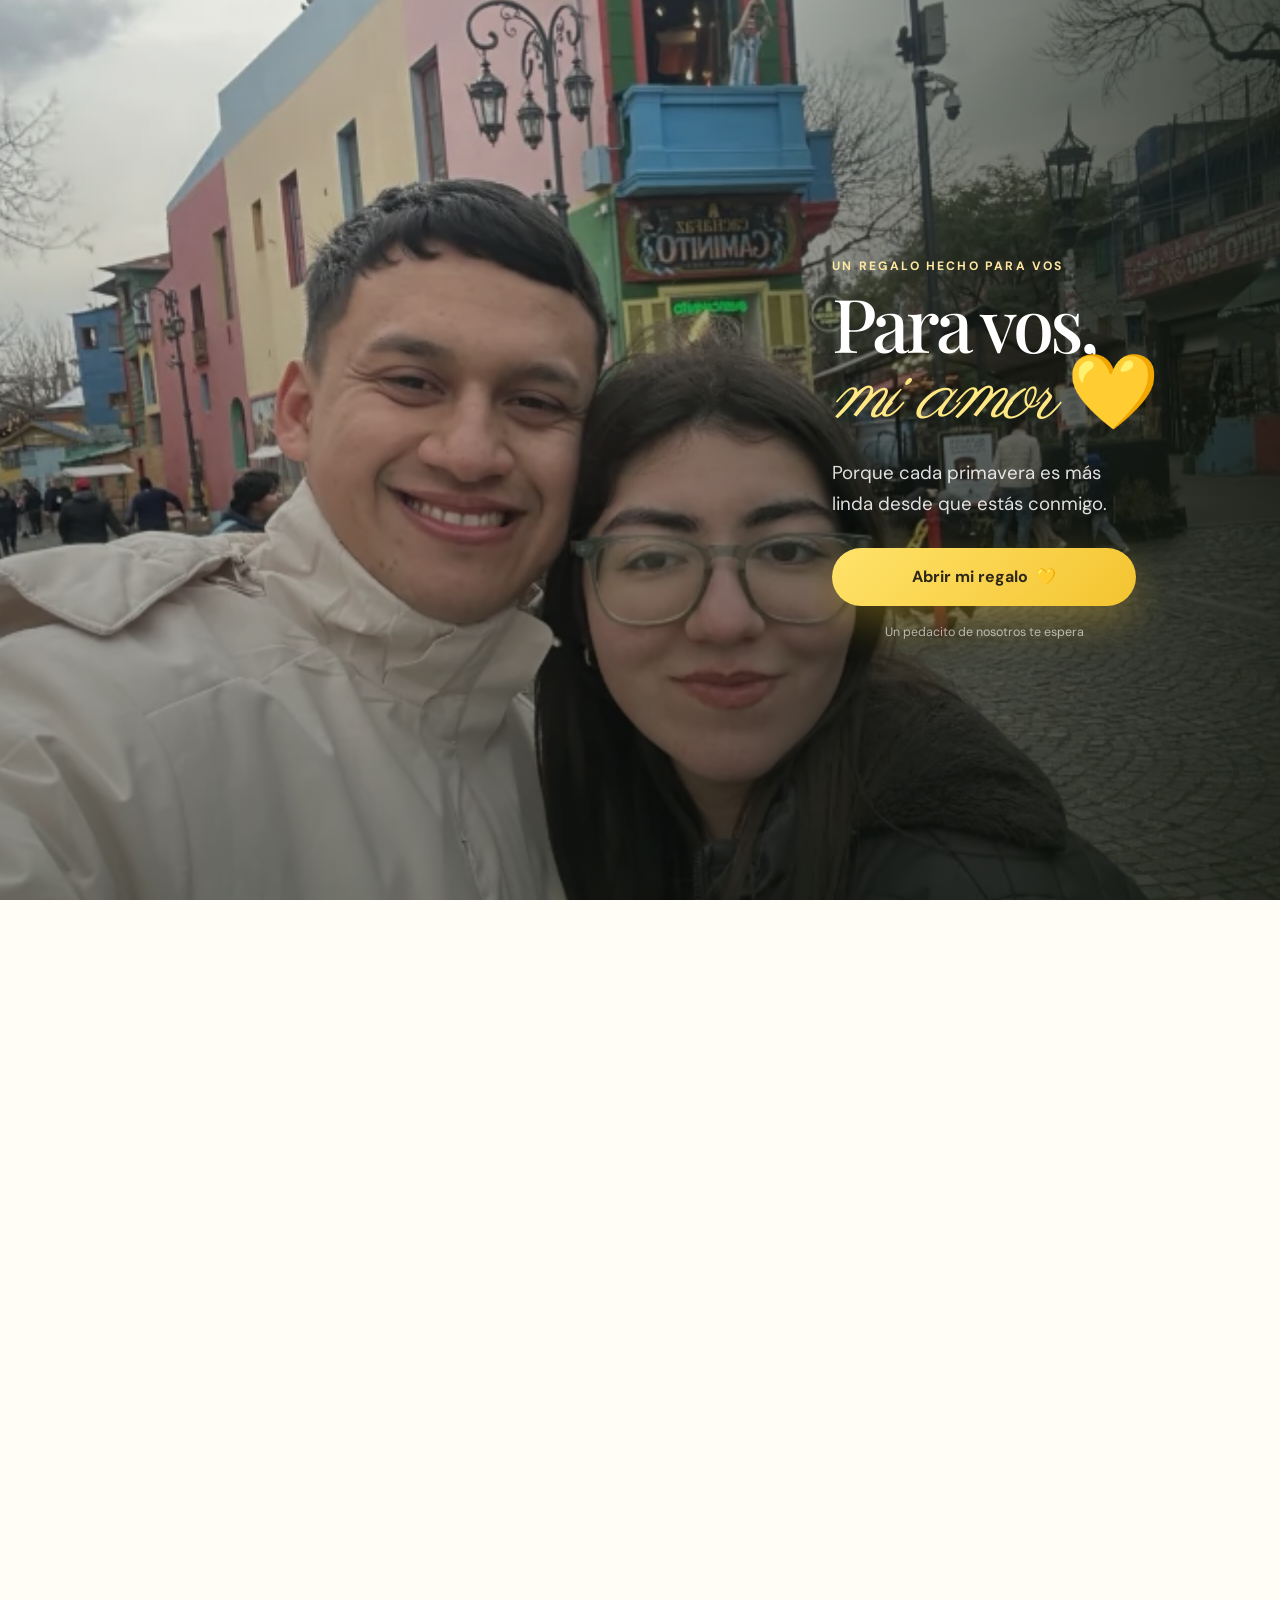
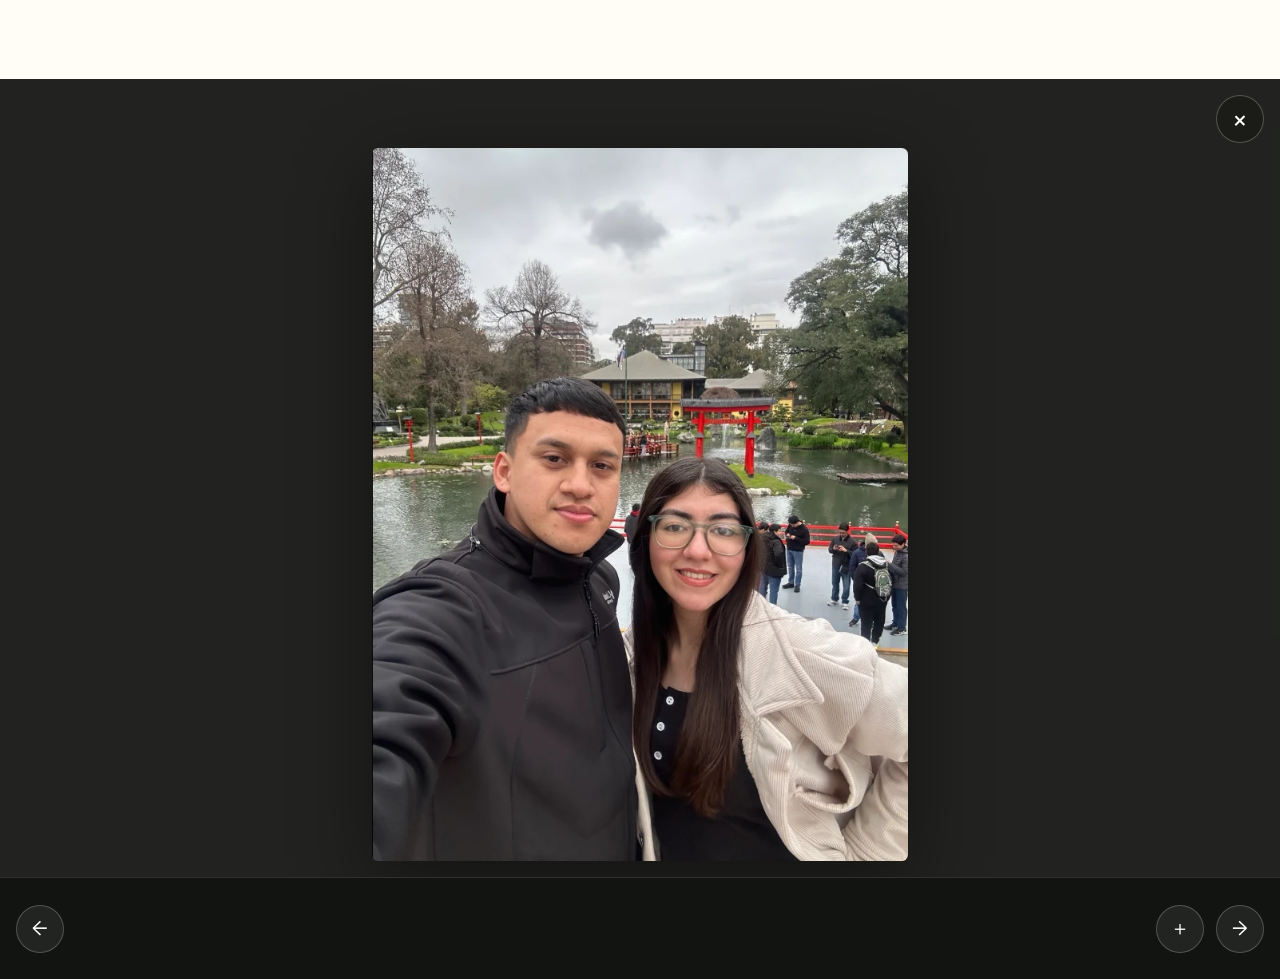
<file: index.html>
<!doctype html>
<html lang="es-AR">
<head>
  <meta charset="utf-8">
  <meta name="viewport" content="width=device-width, initial-scale=1, viewport-fit=cover">
  <meta name="theme-color" content="#f4c430">
  <meta name="description" content="Un pequeño rincón hecho con amor.">
  <meta property="og:type" content="website">
  <meta property="og:title" content="Nuestra Primavera 💛">
  <meta property="og:description" content="Un pequeño rincón hecho con amor.">
  <meta name="twitter:card" content="summary">
  <meta name="twitter:title" content="Nuestra Primavera 💛">
  <meta name="twitter:description" content="Un pequeño rincón hecho con amor.">
  <title>Nuestra Primavera 💛</title>
  <link rel="icon" type="image/svg+xml" href="./assets/img/favicon/girasol.svg">
  <link rel="preload" as="image" href="./assets/img/fotos/recuerdo-02.webp" type="image/webp">
  <link rel="preconnect" href="https://fonts.googleapis.com">
  <link rel="preconnect" href="https://fonts.gstatic.com" crossorigin>
  <link href="https://fonts.googleapis.com/css2?family=DM+Sans:wght@400;500;600;700&amp;family=Parisienne&amp;family=Playfair+Display:ital,wght@0,500;0,600;1,500&amp;display=swap" rel="stylesheet">
  <link rel="stylesheet" href="./css/styles.css?v=20260921f">
</head>
<body class="experience-locked">
  <a class="skip-link" href="#inicio">Saltar al contenido</a>

  <div class="gift-cover" id="giftCover" role="dialog" aria-modal="true" aria-labelledby="coverTitle">
    <img class="gift-cover__photo" src="./assets/img/fotos/recuerdo-02.webp" alt="Nosotros sonriendo juntos" width="660" height="889" fetchpriority="high">
    <div class="gift-cover__veil" aria-hidden="true"></div>
    <span class="cover-glow cover-glow--one" aria-hidden="true"></span>
    <span class="cover-glow cover-glow--two" aria-hidden="true"></span>

    <div class="gift-cover__content">
      <p class="eyebrow eyebrow--light">Un regalo hecho para vos</p>
      <h1 id="coverTitle">Para vos,<br><em>mi amor</em> <span aria-hidden="true">💛</span></h1>
      <p>Porque cada primavera es más linda desde que estás conmigo.</p>
      <button class="button button--sun" id="openGift" type="button">
        <span>Abrir mi regalo</span>
        <span aria-hidden="true">💛</span>
      </button>
      <span class="cover-hint" aria-hidden="true">Un pedacito de nosotros te espera</span>
    </div>
  </div>

  <noscript>
    <style>
      body { overflow: auto !important; }
      .gift-cover { display: none !important; }
      .experience-locked .site-shell { visibility: visible !important; }
      [data-reveal] { opacity: 1 !important; transform: none !important; }
    </style>
    <div class="noscript-note">Activá JavaScript para abrir este regalo y disfrutar todas sus sorpresas.</div>
  </noscript>

  <div class="site-shell" id="siteShell">
    <header class="site-header" id="siteHeader">
      <a class="brand" href="#inicio" aria-label="Volver al inicio">
        <span class="brand__flower" aria-hidden="true">✺</span>
        <span>Nuestra primavera</span>
      </a>
      <nav class="site-nav" aria-label="Navegación principal">
        <a href="#inicio">Inicio</a>
        <a href="#momentos">Momentos</a>
        <a href="#carta">Carta</a>
        <a href="#musica">Música</a>
      </nav>
      <a class="music-status" id="musicShortcut" href="#musica" aria-label="Ir a nuestra canción">
        <span class="music-status__icon" aria-hidden="true">♫</span>
        <span id="headerMusicState">Nuestra canción</span>
      </a>
    </header>

    <main>
      <section class="hero section" id="inicio" aria-labelledby="heroTitle">
        <div class="hero__copy" data-reveal>
          <p class="eyebrow">21 de septiembre · para siempre</p>
          <h2 id="heroTitle">Nuestra<br><em>Primavera</em></h2>
          <p class="hero__lead">De todas las estaciones,<br>mi favorita siempre va a ser la que comparto con vos.</p>
          <a class="text-link" href="#momentos">Recorrer nuestros momentos <span aria-hidden="true">↓</span></a>
        </div>

        <div class="hero__visual" data-reveal data-parallax="0.045">
          <span class="hero__stamp" aria-hidden="true">vos + yo<br>siempre</span>
          <figure class="hero__frame">
            <img src="./assets/img/fotos/recuerdo-01.webp" alt="Nosotros compartiendo uno de nuestros paseos" width="671" height="893" fetchpriority="high">
          </figure>
          <span class="hero__note">mi lugar favorito ♡</span>
          <span class="hero__spark hero__spark--one" aria-hidden="true">✦</span>
          <span class="hero__spark hero__spark--two" aria-hidden="true">✦</span>
        </div>
      </section>

      <section class="yellow-flowers section" aria-labelledby="flowersTitle">
        <div class="flower-orbit" aria-hidden="true">
          <span>✦</span><span>✺</span><span>✦</span>
        </div>
        <div class="yellow-flowers__inner" data-reveal>
          <p class="eyebrow">Flores amarillas</p>
          <h2 id="flowersTitle">Dicen que regalar flores amarillas significa querer compartir la vida con alguien...</h2>
          <p>Yo simplemente quiero seguir compartiéndola con vos. <span aria-hidden="true">💛</span></p>
        </div>
      </section>

      <section class="moments section" id="momentos" aria-labelledby="momentsTitle">
        <div class="section-heading" data-reveal>
          <p class="eyebrow">Nuestro pequeño álbum</p>
          <h2 id="momentsTitle">Nuestros momentos <em>♡</em></h2>
          <p>Un pedacito de todas las historias que todavía nos quedan por vivir.</p>
        </div>

        <div class="memory-grid" aria-label="Galería de nuestros recuerdos">
          <button class="memory-card memory-card--wide" style="--tilt:-1.3deg" type="button" data-gallery-index="0" data-reveal>
            <img src="./assets/img/fotos/recuerdo-01-thumb.webp" alt="Nosotros juntos junto al agua" width="671" height="893" loading="lazy">
            <span class="memory-card__caption">Contigo todo es más bonito ♡</span>
          </button>
          <button class="memory-card" style="--tilt:1.8deg" type="button" data-gallery-index="1" data-reveal>
            <img src="./assets/img/fotos/recuerdo-02-thumb.webp" alt="Una selfie de nosotros sonriendo" width="660" height="889" loading="lazy">
            <span class="memory-card__caption">Qué suerte la mía ♡</span>
          </button>
          <button class="memory-card memory-card--tall" style="--tilt:-2deg" type="button" data-gallery-index="2" data-reveal>
            <img src="./assets/img/fotos/recuerdo-03-thumb.webp" alt="Nosotros durante un paseo por la ciudad" width="669" height="898" loading="lazy">
            <span class="memory-card__caption">Donde sea, pero con vos ♡</span>
          </button>
          <button class="memory-card" style="--tilt:1.2deg" type="button" data-gallery-index="3" data-reveal>
            <img src="./assets/img/fotos/recuerdo-04-thumb.webp" alt="Un momento espontáneo y divertido juntos" width="664" height="889" loading="lazy">
            <span class="memory-card__caption">Mi persona favorita ♡</span>
          </button>
          <button class="memory-card memory-card--offset" style="--tilt:-1.5deg" type="button" data-gallery-index="4" data-reveal>
            <img src="./assets/img/fotos/recuerdo-05-thumb.webp" alt="Un momento tierno compartido" width="672" height="882" loading="lazy">
            <span class="memory-card__caption">Gracias por estar ♡</span>
          </button>
          <button class="memory-card memory-card--wide" style="--tilt:1.4deg" type="button" data-gallery-index="5" data-reveal>
            <img src="./assets/img/fotos/recuerdo-06-thumb.webp" alt="Nosotros disfrutando una salida especial" width="661" height="884" loading="lazy">
            <span class="memory-card__caption">Uno de mis recuerdos favoritos ♡</span>
          </button>
          <button class="memory-card" style="--tilt:-1.8deg" type="button" data-gallery-index="6" data-reveal>
            <img src="./assets/img/fotos/recuerdo-07-thumb.webp" alt="Nosotros sonriendo durante una aventura" width="648" height="854" loading="lazy">
            <span class="memory-card__caption">Coleccionando momentos juntos ♡</span>
          </button>
          <button class="memory-card memory-card--tall" style="--tilt:1.5deg" type="button" data-gallery-index="7" data-reveal>
            <img src="./assets/img/fotos/recuerdo-08-thumb.webp" alt="Nosotros en una noche llena de color" width="669" height="760" loading="lazy">
            <span class="memory-card__caption">Vos hacés bonito cualquier lugar ♡</span>
          </button>
          <button class="memory-card memory-card--wide" style="--tilt:-1deg" type="button" data-gallery-index="8" data-reveal>
            <img src="./assets/img/fotos/recuerdo-09-thumb.webp" alt="Nosotros juntos al atardecer" width="664" height="850" loading="lazy">
            <span class="memory-card__caption">Siempre vos ♡</span>
          </button>
        </div>
      </section>

      <section class="quiet-message section" aria-labelledby="quietTitle">
        <div class="quiet-message__mark" aria-hidden="true">♡</div>
        <div class="quiet-message__copy" data-reveal>
          <p id="quietTitle">Todo este tiempo juntos...</p>
          <h2>y todavía me seguís haciendo sonreír como el primer día.</h2>
          <p>Y lo mejor todavía está por venir ♡</p>
        </div>
        <div class="relationship" id="relationshipCounter" data-reveal aria-live="polite">
          <p class="relationship__intro">Nuestro tiempo se mide mejor en sonrisas, abrazos y aventuras.</p>
          <div class="relationship__grid" id="counterGrid" hidden></div>
        </div>
      </section>

      <section class="letter-section section" id="carta" aria-labelledby="letterTitle">
        <div class="letter-section__copy" data-reveal>
          <p class="eyebrow">Hay palabras que guardé para vos</p>
          <h2 id="letterTitle">Tengo algo que decirte...</h2>
          <p>Una carta para leer sin apuro, como se leen las cosas que importan.</p>
        </div>
        <button class="envelope" id="openLetter" type="button" aria-label="Abrir carta romántica" data-reveal>
          <span class="envelope__paper" aria-hidden="true"><span>Para mi amor</span></span>
          <span class="envelope__body" aria-hidden="true"></span>
          <span class="envelope__flap" aria-hidden="true"></span>
          <span class="envelope__seal" aria-hidden="true">♡</span>
          <span class="envelope__label">Abrir carta <span aria-hidden="true">💌</span></span>
        </button>
      </section>

      <section class="music-section section" id="musica" aria-labelledby="musicTitle">
        <div class="section-heading section-heading--light" data-reveal>
          <p class="eyebrow eyebrow--light">Dale play a este momento</p>
          <h2 id="musicTitle">Nuestra canción <em>♡</em></h2>
          <p>Hay canciones que se escuchan...<br>y otras que se sienten.</p>
        </div>

        <div class="music-player" id="musicPlayer" data-reveal>
          <div class="music-player__visual">
            <div class="video-frame" aria-label="Video de nuestra canción">
              <div id="youtubePlayer"></div>
            </div>
            <div class="sound-waves" id="soundWaves" aria-hidden="true">
              <span></span><span></span><span></span><span></span><span></span>
            </div>
          </div>

          <div class="music-player__content">
            <p class="music-player__overline" id="musicState" aria-live="polite">Preparando nuestra canción...</p>
            <h3>Nuestra canción ♡</h3>
            <p>Porque hay canciones que también dicen lo que siento.</p>

            <div class="music-player__timeline">
              <label class="sr-only" for="musicProgress">Progreso de la canción</label>
              <input id="musicProgress" type="range" min="0" max="100" value="0" step="0.1" disabled>
              <div class="music-player__times"><span id="currentTime">0:00</span><span id="duration">0:00</span></div>
            </div>

            <div class="music-player__controls">
              <button class="player-button player-button--main" id="toggleMusic" type="button" aria-label="Reproducir canción" disabled>
                <span id="playIcon" aria-hidden="true">▶</span>
              </button>
              <div class="volume-control">
                <label for="musicVolume">Volumen</label>
                <input id="musicVolume" type="range" min="0" max="100" value="70" disabled>
              </div>
              <a class="youtube-link" href="https://youtu.be/S7gMzYqXIZc?si=PI3nOW3YDq8hktHP" target="_blank" rel="noopener noreferrer">Abrir en YouTube <span aria-hidden="true">↗</span></a>
            </div>

            <div class="music-fallback" id="musicFallback" hidden>
              <p>Nuestra canción está esperando por vos ♡</p>
              <button class="button button--sun button--small" id="retryMusic" type="button">Escuchar ahora 💛</button>
            </div>
          </div>
        </div>
      </section>

      <section class="finale section" id="final" aria-labelledby="finalTitle">
        <img class="finale__photo" src="./assets/img/fotos/recuerdo-09.webp" alt="Nosotros juntos en un atardecer especial" width="664" height="850" loading="lazy">
        <div class="finale__overlay" aria-hidden="true"></div>
        <div class="finale__content" data-reveal>
          <p class="eyebrow eyebrow--light">Cada capítulo con vos es mi favorito</p>
          <h2 id="finalTitle">Feliz Primavera,<br><em>mi amor</em> <span aria-hidden="true">💛</span></h2>
          <p>Gracias por hacer más bonita mi vida.</p>
          <p class="finale__wish">Por muchas primaveras más juntos ♡</p>
          <button class="button button--glass" id="openSurprise" type="button">Una última cosita... ♡</button>
        </div>
      </section>
    </main>

    <footer class="site-footer">
      <span aria-hidden="true">✺</span>
      <p>Hecho con todo mi amor, para vos.</p>
      <a href="#inicio">Volver al comienzo ↑</a>
    </footer>
  </div>

  <dialog class="lightbox" id="lightbox" aria-labelledby="lightboxCaption">
    <button class="modal-close" id="closeLightbox" type="button" aria-label="Cerrar galería">×</button>
    <div class="lightbox__stage" id="lightboxStage">
      <img id="lightboxImage" src="./assets/img/fotos/recuerdo-01.webp" alt="Nosotros juntos junto al agua">
    </div>
    <div class="lightbox__footer">
      <button class="lightbox__nav" id="previousPhoto" type="button" aria-label="Foto anterior">←</button>
      <div>
        <p id="lightboxCaption"></p>
        <span id="lightboxCount" aria-live="polite"></span>
      </div>
      <button class="lightbox__zoom" id="zoomPhoto" type="button" aria-label="Ampliar foto" aria-pressed="false">＋</button>
      <button class="lightbox__nav" id="nextPhoto" type="button" aria-label="Foto siguiente">→</button>
    </div>
  </dialog>

  <dialog class="letter-modal" id="letterModal" aria-labelledby="letterModalTitle">
    <button class="modal-close modal-close--ink" id="closeLetter" type="button" aria-label="Cerrar carta">×</button>
    <article class="letter-paper">
      <span class="letter-paper__flower" aria-hidden="true">✺</span>
      <h2 id="letterModalTitle">Mi amor,</h2>
      <p>Gracias por ser mi primavera, por llenar mis días de alegría, por hacer que todo sea más bonito y por estar siempre, en cada aventura, en cada locura y en cada momento importante.</p>
      <p>Quiero seguir construyendo mil primaveras más a tu lado, explorando el mundo, cumpliendo sueños y eligiéndote siempre.</p>
      <p>Sos mi lugar seguro, mi persona favorita y la razón de tantas sonrisas.</p>
      <p>Feliz Primavera, mi amor 💛</p>
      <p class="letter-paper__signature">Te elijo hoy, mañana y siempre.</p>
    </article>
  </dialog>

  <dialog class="surprise-modal" id="surpriseModal" aria-labelledby="surpriseTitle">
    <button class="modal-close" id="closeSurprise" type="button" aria-label="Cerrar sorpresa">×</button>
    <div class="surprise-modal__content">
      <span class="surprise-modal__mark" aria-hidden="true">♡</span>
      <p id="surpriseTitle">Entre millones de personas,<br>qué suerte la mía de haberte encontrado a vos.</p>
      <strong>Te amo <span aria-hidden="true">💛</span></strong>
      <button class="button button--sun" id="backToMemories" type="button">Volver a nuestros recuerdos</button>
    </div>
  </dialog>

  <div class="petal-layer" id="petalLayer" aria-hidden="true"></div>

  <script src="https://www.youtube.com/iframe_api" async></script>
  <script src="./js/app.js?v=20260921b" defer></script>
</body>
</html>
</file>
<file: css/styles.css>
:root {
  --sunflower: #f4c430;
  --sunflower-deep: #d99b08;
  --sunflower-soft: #ffe9a0;
  --cream: #fff8df;
  --warm-white: #fffdf6;
  --paper: #f8f0d9;
  --soft-green: #78845b;
  --deep-green: #29351f;
  --gold: #b9851b;
  --text-primary: #29261f;
  --text-secondary: #6c6659;
  --wine: #673c35;
  --shadow-sm: 0 10px 30px rgba(77, 60, 23, 0.1);
  --shadow-lg: 0 30px 90px rgba(52, 39, 10, 0.2);
  --radius-sm: 14px;
  --radius-md: 24px;
  --radius-lg: 38px;
  --font-display: "Playfair Display", Georgia, serif;
  --font-script: "Parisienne", "Segoe Script", cursive;
  --font-body: "DM Sans", Inter, system-ui, -apple-system, BlinkMacSystemFont, "Segoe UI", sans-serif;
  --content-width: 1180px;
  --safe-top: env(safe-area-inset-top, 0px);
  --safe-right: env(safe-area-inset-right, 0px);
  --safe-bottom: env(safe-area-inset-bottom, 0px);
  --safe-left: env(safe-area-inset-left, 0px);
}

*,
*::before,
*::after {
  box-sizing: border-box;
}

html {
  scroll-behavior: smooth;
  scroll-padding-top: 6rem;
}

body {
  margin: 0;
  min-width: 320px;
  min-height: 100svh;
  min-height: 100dvh;
  overflow-x: hidden;
  overflow-x: clip;
  color: var(--text-primary);
  background: var(--warm-white);
  font-family: var(--font-body);
  font-size: 1rem;
  line-height: 1.65;
  text-rendering: optimizeLegibility;
  text-size-adjust: 100%;
  -webkit-text-size-adjust: 100%;
  -webkit-font-smoothing: antialiased;
}

body.experience-locked,
body.modal-open {
  overflow: hidden;
}

button,
input,
a {
  font: inherit;
}

button,
a {
  touch-action: manipulation;
  -webkit-tap-highlight-color: transparent;
}

button {
  color: inherit;
}

img {
  display: block;
  max-width: 100%;
  height: auto;
}

a {
  color: inherit;
}

:focus-visible {
  outline: 3px solid var(--sunflower-deep);
  outline-offset: 4px;
}

::selection {
  color: var(--deep-green);
  background: var(--sunflower-soft);
}

.sr-only {
  position: absolute;
  width: 1px;
  height: 1px;
  padding: 0;
  margin: -1px;
  overflow: hidden;
  clip: rect(0, 0, 0, 0);
  white-space: nowrap;
  border: 0;
}

.skip-link {
  position: fixed;
  top: 0.75rem;
  left: 0.75rem;
  z-index: 300;
  padding: 0.75rem 1rem;
  border-radius: 999px;
  background: var(--deep-green);
  color: white;
  transform: translateY(-160%);
  transition: transform 180ms ease;
}

.skip-link:focus {
  transform: translateY(0);
}

.noscript-note {
  position: fixed;
  inset: auto 1rem 1rem;
  z-index: 400;
  padding: 1rem;
  border-radius: var(--radius-sm);
  background: var(--warm-white);
  box-shadow: var(--shadow-lg);
  text-align: center;
}

.site-shell {
  min-height: 100vh;
}

.experience-locked .site-shell {
  visibility: hidden;
}

.section {
  position: relative;
  padding: clamp(5rem, 11vw, 9rem) max(1.25rem, calc((100vw - var(--content-width)) / 2));
}

.eyebrow {
  margin: 0 0 1rem;
  color: var(--gold);
  font-size: 0.76rem;
  font-weight: 700;
  letter-spacing: 0.18em;
  line-height: 1.4;
  text-transform: uppercase;
}

.eyebrow--light {
  color: #ffe8a0;
}

.button {
  display: inline-flex;
  align-items: center;
  justify-content: center;
  min-height: 3.6rem;
  padding: 0.9rem 1.5rem;
  border: 0;
  border-radius: 999px;
  cursor: pointer;
  font-weight: 700;
  line-height: 1.2;
  text-decoration: none;
  transition: transform 180ms ease, box-shadow 180ms ease, background-color 180ms ease;
}

.button:hover {
  transform: translateY(-2px);
}

.button:active {
  transform: translateY(1px) scale(0.985);
}

.button--sun {
  gap: 0.5rem;
  color: #2d2719;
  background: linear-gradient(135deg, #ffe36a, var(--sunflower));
  box-shadow: 0 16px 40px rgba(244, 196, 48, 0.3);
}

.button--sun:hover {
  box-shadow: 0 20px 48px rgba(244, 196, 48, 0.42);
}

.button--small {
  min-height: 3rem;
  padding: 0.72rem 1.15rem;
  font-size: 0.9rem;
}

.button--glass {
  margin-top: 1.25rem;
  border: 1px solid rgba(255, 255, 255, 0.45);
  color: white;
  background: rgba(255, 255, 255, 0.13);
  box-shadow: inset 0 1px 0 rgba(255, 255, 255, 0.3);
  backdrop-filter: blur(14px);
}

.gift-cover {
  position: fixed;
  inset: 0;
  z-index: 200;
  display: grid;
  place-items: end center;
  min-height: 100vh;
  min-height: 100svh;
  height: 100dvh;
  overflow: hidden;
  color: white;
  background: var(--deep-green);
  transition: opacity 760ms ease, visibility 760ms ease;
}

.gift-cover__photo {
  position: absolute;
  inset: 0;
  width: 100%;
  height: 100%;
  object-fit: cover;
  object-position: 52% 42%;
  filter: saturate(0.88) contrast(1.02);
  transform: scale(1.03);
  animation: cover-breathe 9s ease-in-out infinite alternate;
}

.gift-cover__veil {
  position: absolute;
  inset: 0;
  background:
    linear-gradient(180deg, rgba(14, 22, 10, 0.12) 0%, rgba(23, 27, 15, 0.08) 36%, rgba(16, 20, 11, 0.85) 100%),
    linear-gradient(90deg, rgba(27, 34, 20, 0.26), transparent 65%);
}

.cover-glow {
  position: absolute;
  width: 22rem;
  aspect-ratio: 1;
  border-radius: 50%;
  background: rgba(255, 210, 59, 0.18);
  filter: blur(70px);
}

.cover-glow--one {
  top: -11rem;
  right: -10rem;
}

.cover-glow--two {
  bottom: 5rem;
  left: -14rem;
}

.gift-cover__content {
  position: relative;
  z-index: 2;
  width: min(100%, 42rem);
  padding: max(2rem, var(--safe-top)) max(1.25rem, var(--safe-right)) max(2rem, var(--safe-bottom)) max(1.25rem, var(--safe-left));
  text-align: center;
}

.gift-cover__content h1 {
  margin: 0;
  font-family: var(--font-display);
  font-size: clamp(3rem, 14vw, 6.8rem);
  font-weight: 500;
  letter-spacing: -0.05em;
  line-height: 0.86;
  text-wrap: balance;
}

.gift-cover__content h1 em {
  color: #ffe783;
  font-family: var(--font-script);
  font-size: 1.15em;
  font-weight: 400;
}

.gift-cover__content > p:not(.eyebrow) {
  max-width: 32rem;
  margin: 1.5rem auto 1.75rem;
  color: rgba(255, 255, 255, 0.86);
  font-size: clamp(1rem, 3.2vw, 1.17rem);
  text-wrap: balance;
}

.gift-cover .button {
  width: min(100%, 19rem);
  animation: invitation-pulse 2.8s ease-in-out infinite;
}

.cover-hint {
  display: block;
  margin-top: 1rem;
  color: rgba(255, 255, 255, 0.62);
  font-size: 0.78rem;
}

.gift-opened .gift-cover {
  opacity: 0;
  visibility: hidden;
  pointer-events: none;
}

.gift-opened .gift-cover__photo {
  transform: scale(1.09);
  transition: transform 900ms ease;
}

.site-header {
  position: fixed;
  top: max(0.7rem, var(--safe-top));
  left: 50%;
  z-index: 100;
  display: flex;
  align-items: center;
  justify-content: space-between;
  width: min(calc(100% - max(1rem, var(--safe-left)) - max(1rem, var(--safe-right))), var(--content-width));
  min-height: 3.8rem;
  padding: 0.45rem 0.65rem 0.45rem 1rem;
  border: 1px solid transparent;
  border-radius: 999px;
  transform: translateX(-50%);
  transition: background-color 220ms ease, box-shadow 220ms ease, border-color 220ms ease;
}

.site-header.is-scrolled {
  border-color: rgba(129, 101, 27, 0.12);
  background: rgba(255, 251, 235, 0.83);
  box-shadow: 0 10px 35px rgba(67, 52, 19, 0.11);
  backdrop-filter: blur(18px) saturate(1.25);
}

.brand,
.music-status,
.site-nav a {
  justify-content: center;
  min-width: 2.75rem;
  min-height: 2.75rem;
  text-decoration: none;
}

.brand {
  display: inline-flex;
  align-items: center;
  gap: 0.55rem;
  color: var(--deep-green);
  font-family: var(--font-display);
  font-size: 0.95rem;
  font-weight: 600;
}

.brand__flower {
  display: grid;
  place-items: center;
  width: 2rem;
  height: 2rem;
  border-radius: 50%;
  color: #614817;
  background: var(--sunflower);
}

.site-nav {
  display: flex;
  align-items: center;
  gap: clamp(0.8rem, 2.4vw, 2.15rem);
}

.site-nav a {
  position: relative;
  display: inline-flex;
  align-items: center;
  color: #4e4a40;
  font-size: 0.86rem;
  font-weight: 600;
}

.site-nav a::after {
  position: absolute;
  right: 0;
  bottom: -0.3rem;
  left: 0;
  height: 2px;
  border-radius: 2px;
  background: var(--sunflower-deep);
  content: "";
  transform: scaleX(0);
  transition: transform 180ms ease;
}

.site-nav a:hover::after,
.site-nav a[aria-current="true"]::after {
  transform: scaleX(1);
}

.music-status {
  display: inline-flex;
  align-items: center;
  gap: 0.5rem;
  padding: 0.55rem 0.8rem;
  border-radius: 999px;
  color: var(--deep-green);
  background: rgba(244, 196, 48, 0.2);
  font-size: 0.78rem;
  font-weight: 700;
}

.music-status__icon {
  display: grid;
  place-items: center;
  width: 1.6rem;
  height: 1.6rem;
  border-radius: 50%;
  color: white;
  background: var(--deep-green);
}

.is-music-playing .music-status__icon {
  animation: music-pulse 1.4s ease-in-out infinite;
}

.hero {
  display: grid;
  grid-template-columns: minmax(0, 0.92fr) minmax(20rem, 0.78fr);
  align-items: center;
  gap: clamp(3rem, 9vw, 8rem);
  min-height: 100vh;
  min-height: 100svh;
  padding-top: 8.5rem;
  overflow: hidden;
  background:
    radial-gradient(circle at 10% 85%, rgba(244, 196, 48, 0.2), transparent 25rem),
    linear-gradient(135deg, #fffdf6 0%, #fff8df 55%, #f7efcf 100%);
}

.hero::before {
  position: absolute;
  top: 9rem;
  left: -4rem;
  width: 13rem;
  height: 22rem;
  border: 1px solid rgba(185, 133, 27, 0.18);
  border-radius: 50%;
  content: "";
  transform: rotate(28deg);
}

.hero__copy {
  position: relative;
  z-index: 2;
  max-width: 42rem;
}

.hero__copy h2,
.section-heading h2,
.finale h2 {
  margin: 0;
  font-family: var(--font-display);
  font-size: clamp(3.25rem, 8.8vw, 7.2rem);
  font-weight: 500;
  letter-spacing: -0.055em;
  line-height: 0.86;
}

.hero__copy h2 em,
.section-heading h2 em,
.finale h2 em {
  color: var(--gold);
  font-family: var(--font-script);
  font-weight: 400;
}

.hero__lead {
  max-width: 35rem;
  margin: 2rem 0 1.6rem;
  color: var(--text-secondary);
  font-family: var(--font-display);
  font-size: clamp(1.15rem, 2.1vw, 1.6rem);
  line-height: 1.55;
}

.text-link {
  display: inline-flex;
  align-items: center;
  gap: 0.6rem;
  min-height: 2.75rem;
  color: var(--deep-green);
  font-size: 0.9rem;
  font-weight: 700;
  text-underline-offset: 0.35rem;
  text-decoration-color: rgba(41, 53, 31, 0.3);
}

.hero__visual {
  position: relative;
  width: min(100%, 30rem);
  justify-self: center;
}

.hero__frame {
  position: relative;
  margin: 0;
  padding: clamp(0.55rem, 1vw, 0.85rem);
  border-radius: 48% 48% 1.5rem 1.5rem;
  background: white;
  box-shadow: var(--shadow-lg);
  transform: rotate(2.5deg);
}

.hero__frame::before {
  position: absolute;
  inset: 1.4rem -1.5rem -1.5rem 1.4rem;
  z-index: -1;
  border: 1px solid rgba(111, 126, 78, 0.38);
  border-radius: inherit;
  content: "";
}

.hero__frame img {
  width: 100%;
  aspect-ratio: 4 / 5.35;
  border-radius: 48% 48% 1rem 1rem;
  object-fit: cover;
  object-position: center 45%;
}

.hero__note {
  position: absolute;
  right: -1.4rem;
  bottom: 2.3rem;
  padding: 0.75rem 1rem;
  color: var(--deep-green);
  background: #fff7d2;
  box-shadow: var(--shadow-sm);
  font-family: var(--font-script);
  font-size: clamp(1.2rem, 3vw, 1.65rem);
  transform: rotate(-4deg);
}

.hero__stamp {
  position: absolute;
  top: 6%;
  left: -3.1rem;
  z-index: 3;
  display: grid;
  place-items: center;
  width: 5.8rem;
  aspect-ratio: 1;
  border: 1px solid rgba(41, 53, 31, 0.44);
  border-radius: 50%;
  color: var(--deep-green);
  font-size: 0.66rem;
  font-weight: 700;
  letter-spacing: 0.14em;
  line-height: 1.4;
  text-align: center;
  text-transform: uppercase;
  transform: rotate(-12deg);
}

.hero__spark {
  position: absolute;
  color: var(--sunflower-deep);
}

.hero__spark--one {
  top: -1rem;
  right: -1rem;
  font-size: 2rem;
}

.hero__spark--two {
  bottom: -1.5rem;
  left: 1rem;
  font-size: 1.2rem;
}

.yellow-flowers {
  display: grid;
  min-height: 34rem;
  place-items: center;
  overflow: hidden;
  color: #2f2a19;
  background:
    radial-gradient(circle at 15% 15%, rgba(255, 255, 255, 0.55), transparent 25%),
    radial-gradient(circle at 85% 80%, rgba(184, 125, 0, 0.16), transparent 28%),
    var(--sunflower);
  text-align: center;
}

.yellow-flowers::before,
.yellow-flowers::after {
  position: absolute;
  width: 19rem;
  aspect-ratio: 1;
  border: 1px solid rgba(64, 55, 20, 0.2);
  border-radius: 50%;
  content: "";
}

.yellow-flowers::before {
  top: -9rem;
  left: -7rem;
}

.yellow-flowers::after {
  right: -6rem;
  bottom: -10rem;
}

.yellow-flowers__inner {
  position: relative;
  z-index: 1;
  width: min(100%, 56rem);
}

.yellow-flowers .eyebrow {
  color: #5a4614;
}

.yellow-flowers h2 {
  margin: 0;
  font-family: var(--font-display);
  font-size: clamp(2.25rem, 5.4vw, 4.7rem);
  font-weight: 500;
  letter-spacing: -0.035em;
  line-height: 1.06;
  text-wrap: balance;
}

.yellow-flowers__inner > p:last-child {
  margin: 2rem 0 0;
  font-family: var(--font-script);
  font-size: clamp(1.75rem, 4vw, 2.7rem);
}

.flower-orbit {
  position: absolute;
  inset: 1.5rem;
  pointer-events: none;
}

.flower-orbit span {
  position: absolute;
  color: rgba(67, 55, 13, 0.38);
}

.flower-orbit span:nth-child(1) { top: 12%; left: 12%; font-size: 2rem; }
.flower-orbit span:nth-child(2) { top: 16%; right: 12%; font-size: 4rem; }
.flower-orbit span:nth-child(3) { right: 18%; bottom: 15%; font-size: 1.5rem; }

.moments {
  overflow: hidden;
  background:
    linear-gradient(rgba(150, 119, 48, 0.035) 1px, transparent 1px),
    linear-gradient(90deg, rgba(150, 119, 48, 0.035) 1px, transparent 1px),
    #fffaf0;
  background-size: 28px 28px;
}

.section-heading {
  width: min(100%, 45rem);
  margin: 0 auto clamp(3rem, 7vw, 6rem);
  text-align: center;
}

.section-heading h2 {
  font-size: clamp(3rem, 7vw, 6rem);
}

.section-heading > p:last-child {
  max-width: 38rem;
  margin: 1.4rem auto 0;
  color: var(--text-secondary);
  font-size: clamp(1rem, 1.8vw, 1.2rem);
}

.memory-grid {
  display: grid;
  grid-template-columns: repeat(12, 1fr);
  align-items: start;
  gap: clamp(1.5rem, 3vw, 2.8rem);
  max-width: var(--content-width);
  margin: 0 auto;
}

.memory-card {
  position: relative;
  grid-column: span 4;
  padding: 0.72rem 0.72rem 1.2rem;
  border: 0;
  border-radius: 0.25rem;
  cursor: zoom-in;
  background: #fffef9;
  box-shadow: 0 18px 45px rgba(76, 57, 17, 0.14);
  text-align: left;
  transform: rotate(var(--tilt));
  transition: transform 220ms ease, box-shadow 220ms ease;
}

.memory-card::before {
  position: absolute;
  top: -0.55rem;
  left: 50%;
  z-index: 2;
  width: 4.5rem;
  height: 1.2rem;
  background: rgba(236, 210, 133, 0.62);
  box-shadow: inset 0 0 0 1px rgba(144, 106, 37, 0.08);
  content: "";
  transform: translateX(-50%) rotate(-2deg);
}

.memory-card:hover {
  z-index: 4;
  box-shadow: 0 26px 58px rgba(76, 57, 17, 0.2);
  transform: rotate(0deg) translateY(-8px);
}

.memory-card:active {
  transform: rotate(0deg) scale(0.985);
}

.memory-card img {
  width: 100%;
  aspect-ratio: 4 / 5;
  background: var(--paper);
  object-fit: cover;
}

.memory-card__caption {
  display: block;
  padding: 0.85rem 0.35rem 0;
  color: #4d473c;
  font-family: var(--font-script);
  font-size: clamp(1.22rem, 2.4vw, 1.65rem);
  line-height: 1.15;
  text-align: center;
}

.memory-card--wide {
  grid-column: span 5;
}

.memory-card--tall {
  margin-top: 3.4rem;
}

.memory-card--offset {
  margin-top: -1.6rem;
}

.memory-card:nth-child(4),
.memory-card:nth-child(8) {
  grid-column: span 3;
}

.quiet-message {
  display: grid;
  grid-template-columns: minmax(0, 1fr) minmax(19rem, 0.72fr);
  align-items: center;
  gap: clamp(3rem, 8vw, 8rem);
  overflow: hidden;
  color: white;
  background: var(--deep-green);
}

.quiet-message::before {
  position: absolute;
  inset: 0;
  background:
    radial-gradient(circle at 76% 25%, rgba(244, 196, 48, 0.16), transparent 24rem),
    linear-gradient(110deg, transparent 55%, rgba(255, 255, 255, 0.03));
  content: "";
}

.quiet-message__mark {
  position: absolute;
  top: 50%;
  left: -5rem;
  color: rgba(255, 227, 106, 0.06);
  font-family: var(--font-display);
  font-size: 25rem;
  line-height: 0.7;
  transform: translateY(-50%);
}

.quiet-message__copy,
.relationship {
  position: relative;
  z-index: 1;
}

.quiet-message__copy > p:first-child {
  margin: 0 0 1.1rem;
  color: var(--sunflower-soft);
  font-size: 0.8rem;
  font-weight: 700;
  letter-spacing: 0.16em;
  text-transform: uppercase;
}

.quiet-message__copy h2 {
  max-width: 48rem;
  margin: 0;
  font-family: var(--font-display);
  font-size: clamp(2.6rem, 6vw, 5.2rem);
  font-weight: 500;
  letter-spacing: -0.04em;
  line-height: 1.02;
  text-wrap: balance;
}

.quiet-message__copy > p:last-child {
  margin: 1.6rem 0 0;
  color: #ffe683;
  font-family: var(--font-script);
  font-size: clamp(1.6rem, 3vw, 2.2rem);
}

.relationship {
  padding: clamp(1.5rem, 4vw, 2.5rem);
  border: 1px solid rgba(255, 255, 255, 0.15);
  border-radius: var(--radius-lg);
  background: rgba(255, 255, 255, 0.06);
  box-shadow: inset 0 1px 0 rgba(255, 255, 255, 0.1);
  backdrop-filter: blur(10px);
}

.relationship__intro {
  margin: 0;
  color: rgba(255, 255, 255, 0.82);
  font-family: var(--font-display);
  font-size: clamp(1.25rem, 2.5vw, 1.7rem);
  line-height: 1.5;
  text-align: center;
}

.relationship__grid {
  grid-template-columns: repeat(3, 1fr);
  gap: 0.75rem;
}

.relationship__grid:not([hidden]) {
  display: grid;
}

.relationship__unit {
  padding: 0.85rem 0.25rem;
  border-radius: 1rem;
  background: rgba(255, 255, 255, 0.06);
  text-align: center;
}

.relationship__unit strong,
.relationship__unit span {
  display: block;
}

.relationship__unit strong {
  color: #ffe36a;
  font-family: var(--font-display);
  font-size: clamp(1.65rem, 3vw, 2.2rem);
  line-height: 1;
}

.relationship__unit span {
  margin-top: 0.35rem;
  color: rgba(255, 255, 255, 0.66);
  font-size: 0.7rem;
  text-transform: uppercase;
}

.letter-section {
  display: grid;
  grid-template-columns: minmax(0, 0.9fr) minmax(20rem, 0.75fr);
  align-items: center;
  gap: clamp(3rem, 8vw, 7rem);
  min-height: 46rem;
  background:
    radial-gradient(circle at 80% 20%, rgba(244, 196, 48, 0.2), transparent 24rem),
    var(--cream);
}

.letter-section__copy h2 {
  margin: 0;
  font-family: var(--font-display);
  font-size: clamp(3rem, 7vw, 6rem);
  font-weight: 500;
  letter-spacing: -0.045em;
  line-height: 0.98;
}

.letter-section__copy > p:last-child {
  max-width: 32rem;
  margin: 1.5rem 0 0;
  color: var(--text-secondary);
  font-size: 1.08rem;
}

.envelope {
  position: relative;
  display: block;
  width: min(100%, 30rem);
  aspect-ratio: 1.42 / 1;
  margin: 4rem auto 0;
  padding: 0;
  border: 0;
  cursor: pointer;
  background: transparent;
  filter: drop-shadow(0 26px 28px rgba(77, 55, 11, 0.18));
  perspective: 1000px;
}

.envelope__body,
.envelope__flap,
.envelope__paper {
  position: absolute;
  right: 0;
  bottom: 0;
  left: 0;
}

.envelope__body {
  z-index: 3;
  height: 68%;
  clip-path: polygon(0 0, 50% 55%, 100% 0, 100% 100%, 0 100%);
  background: linear-gradient(145deg, #eac65f, #f7da7d 48%, #dbad39);
}

.envelope__flap {
  z-index: 4;
  top: 32%;
  height: 49%;
  clip-path: polygon(0 0, 100% 0, 50% 100%);
  background: linear-gradient(165deg, #f8dc80, #dcae3b);
  transform-origin: top center;
  transition: transform 500ms cubic-bezier(.2, .7, .2, 1), z-index 200ms step-end;
}

.envelope__paper {
  z-index: 2;
  left: 8%;
  width: 84%;
  height: 85%;
  border-radius: 0.4rem;
  background: #fffdf5;
  transition: transform 500ms cubic-bezier(.2, .7, .2, 1);
}

.envelope__paper span {
  position: absolute;
  top: 1.4rem;
  left: 50%;
  width: 100%;
  color: var(--wine);
  font-family: var(--font-script);
  font-size: clamp(1.4rem, 4vw, 2rem);
  transform: translateX(-50%);
}

.envelope__seal {
  position: absolute;
  top: 59%;
  left: 50%;
  z-index: 5;
  display: grid;
  width: 3.2rem;
  aspect-ratio: 1;
  place-items: center;
  border-radius: 50%;
  color: #f7d86a;
  background: var(--wine);
  font-family: var(--font-display);
  font-size: 1.45rem;
  transform: translate(-50%, -50%);
  transition: opacity 160ms ease, transform 180ms ease;
}

.envelope__label {
  position: absolute;
  top: calc(100% + 1.2rem);
  left: 50%;
  width: 100%;
  font-weight: 700;
  transform: translateX(-50%);
}

.envelope:hover .envelope__paper {
  transform: translateY(-1.1rem);
}

.envelope.is-opening .envelope__flap {
  z-index: 1;
  transform: rotateX(180deg);
}

.envelope.is-opening .envelope__paper {
  transform: translateY(-5rem);
}

.envelope.is-opening .envelope__seal {
  opacity: 0;
  transform: translate(-50%, -50%) scale(0.7);
}

.music-section {
  color: white;
  background:
    radial-gradient(circle at 15% 15%, rgba(244, 196, 48, 0.2), transparent 25rem),
    linear-gradient(145deg, #182116, #2e3c24 58%, #1c2818);
}

.section-heading--light h2 em {
  color: #ffe36a;
}

.section-heading--light > p:last-child {
  color: rgba(255, 255, 255, 0.7);
}

.music-player {
  display: grid;
  grid-template-columns: minmax(17rem, 0.8fr) minmax(0, 1.2fr);
  gap: clamp(1.5rem, 5vw, 4.5rem);
  max-width: 62rem;
  margin: 0 auto;
  padding: clamp(1rem, 3vw, 2rem);
  border: 1px solid rgba(255, 255, 255, 0.14);
  border-radius: var(--radius-lg);
  background: rgba(255, 255, 255, 0.07);
  box-shadow: 0 30px 80px rgba(0, 0, 0, 0.24), inset 0 1px 0 rgba(255, 255, 255, 0.12);
  backdrop-filter: blur(14px);
}

.music-player__visual {
  position: relative;
  align-self: center;
}

.video-frame {
  position: relative;
  width: 100%;
  aspect-ratio: 16 / 9;
  overflow: hidden;
  border: 1px solid rgba(255, 255, 255, 0.2);
  border-radius: 1.25rem;
  background: #0f130e;
  box-shadow: 0 18px 35px rgba(0, 0, 0, 0.25);
}

.video-frame iframe,
.video-frame > div {
  width: 100%;
  height: 100%;
}

.sound-waves {
  display: flex;
  align-items: end;
  justify-content: center;
  gap: 0.3rem;
  height: 2rem;
  margin-top: 1.2rem;
}

.sound-waves span {
  width: 0.28rem;
  height: 25%;
  border-radius: 999px;
  background: #ffe36a;
  transform-origin: bottom;
}

.music-player.is-playing .sound-waves span {
  animation: wave 750ms ease-in-out infinite alternate;
}

.music-player.is-playing .sound-waves span:nth-child(2) { animation-delay: -260ms; }
.music-player.is-playing .sound-waves span:nth-child(3) { animation-delay: -490ms; }
.music-player.is-playing .sound-waves span:nth-child(4) { animation-delay: -180ms; }
.music-player.is-playing .sound-waves span:nth-child(5) { animation-delay: -380ms; }

.music-player__content {
  align-self: center;
}

.music-player__overline {
  margin: 0 0 0.65rem;
  color: #ffe36a;
  font-size: 0.72rem;
  font-weight: 700;
  letter-spacing: 0.13em;
  text-transform: uppercase;
}

.music-player__content h3 {
  margin: 0;
  font-family: var(--font-display);
  font-size: clamp(2.2rem, 5vw, 3.7rem);
  font-weight: 500;
  line-height: 1;
}

.music-player__content > p:not(.music-player__overline) {
  margin: 0.9rem 0 1.5rem;
  color: rgba(255, 255, 255, 0.7);
}

.music-player input[type="range"] {
  width: 100%;
  accent-color: var(--sunflower);
  cursor: pointer;
}

.music-player input:disabled {
  cursor: not-allowed;
  opacity: 0.48;
}

.music-player__times {
  display: flex;
  justify-content: space-between;
  margin-top: 0.25rem;
  color: rgba(255, 255, 255, 0.55);
  font-variant-numeric: tabular-nums;
  font-size: 0.72rem;
}

.music-player__controls {
  display: flex;
  align-items: center;
  gap: 1rem;
  margin-top: 1.2rem;
}

.player-button {
  flex: 0 0 auto;
  display: grid;
  width: 3.35rem;
  aspect-ratio: 1;
  place-items: center;
  border: 0;
  border-radius: 50%;
  cursor: pointer;
  color: #2c281a;
  background: var(--sunflower);
  box-shadow: 0 12px 28px rgba(244, 196, 48, 0.25);
  transition: transform 170ms ease;
}

.player-button:hover:not(:disabled) {
  transform: scale(1.06);
}

.player-button:disabled {
  cursor: not-allowed;
  opacity: 0.48;
}

.volume-control {
  display: grid;
  grid-template-columns: auto minmax(4rem, 7rem);
  align-items: center;
  gap: 0.65rem;
}

.volume-control label {
  color: rgba(255, 255, 255, 0.62);
  font-size: 0.76rem;
}

.youtube-link {
  display: inline-flex;
  align-items: center;
  min-height: 2.75rem;
  margin-left: auto;
  color: #ffe36a;
  font-size: 0.78rem;
  font-weight: 700;
  text-underline-offset: 0.3rem;
}

.music-fallback {
  margin-top: 1.3rem;
  padding: 1rem;
  border-radius: 1rem;
  color: var(--text-primary);
  background: #fff8df;
}

.music-fallback p {
  margin: 0 0 0.75rem;
}

.finale {
  display: grid;
  min-height: max(44rem, 100vh);
  min-height: max(44rem, 100svh);
  place-items: center;
  overflow: hidden;
  color: white;
  text-align: center;
}

.finale__photo,
.finale__overlay {
  position: absolute;
  inset: 0;
  width: 100%;
  height: 100%;
}

.finale__photo {
  object-fit: cover;
  object-position: center 44%;
}

.finale__overlay {
  background:
    linear-gradient(180deg, rgba(25, 27, 17, 0.28), rgba(20, 25, 15, 0.76)),
    radial-gradient(circle at 50% 30%, transparent, rgba(18, 20, 12, 0.4));
}

.finale__content {
  position: relative;
  z-index: 1;
  width: min(100%, 55rem);
  padding: clamp(2rem, 6vw, 5rem) 1rem;
}

.finale h2 {
  font-size: clamp(3.5rem, 9vw, 6.8rem);
  text-shadow: 0 6px 30px rgba(0, 0, 0, 0.25);
}

.finale h2 em {
  color: #ffe36a;
}

.finale__content > p:not(.eyebrow) {
  margin: 1.5rem 0 0;
  font-size: clamp(1.05rem, 2vw, 1.3rem);
}

.finale__wish {
  color: #ffe692;
  font-family: var(--font-script);
  font-size: clamp(1.7rem, 4vw, 2.5rem) !important;
}

.site-footer {
  display: flex;
  align-items: center;
  justify-content: center;
  gap: 1rem;
  min-height: 8rem;
  padding: 2rem max(1.25rem, var(--safe-right)) max(2rem, var(--safe-bottom)) max(1.25rem, var(--safe-left));
  color: var(--text-secondary);
  background: var(--cream);
  font-size: 0.82rem;
  text-align: center;
}

.site-footer span {
  color: var(--sunflower-deep);
  font-size: 1.5rem;
}

.site-footer a {
  display: inline-flex;
  align-items: center;
  min-height: 2.75rem;
  color: var(--deep-green);
  font-weight: 700;
  text-underline-offset: 0.25rem;
}

dialog {
  max-width: none;
  max-height: none;
  margin: auto;
  border: 0;
}

dialog::backdrop {
  background: rgba(9, 12, 8, 0.78);
  backdrop-filter: blur(12px);
}

.modal-close {
  position: absolute;
  top: max(1rem, calc(var(--safe-top) + 0.35rem));
  right: max(1rem, calc(var(--safe-right) + 0.35rem));
  z-index: 5;
  display: grid;
  width: 3rem;
  aspect-ratio: 1;
  place-items: center;
  border: 1px solid rgba(255, 255, 255, 0.24);
  border-radius: 50%;
  cursor: pointer;
  color: white;
  background: rgba(20, 22, 16, 0.5);
  font-size: 1.8rem;
  line-height: 1;
  backdrop-filter: blur(10px);
}

.modal-close--ink {
  border-color: rgba(41, 38, 31, 0.18);
  color: var(--text-primary);
  background: rgba(255, 253, 246, 0.75);
}

.lightbox {
  display: grid;
  grid-template-rows: minmax(0, 1fr) auto;
  width: 100%;
  max-width: 100vw;
  height: 100vh;
  height: 100svh;
  height: 100dvh;
  padding: 0;
  overflow: hidden;
  color: white;
  background: rgba(10, 12, 9, 0.9);
}

.lightbox[open],
.letter-modal[open],
.surprise-modal[open] {
  animation: modal-in 260ms ease both;
}

.lightbox__stage {
  display: grid;
  min-width: 0;
  min-height: 0;
  width: 100%;
  height: 100%;
  padding: max(4.3rem, calc(var(--safe-top) + 3.5rem)) max(clamp(1rem, 5vw, 5rem), var(--safe-right)) 1rem max(clamp(1rem, 5vw, 5rem), var(--safe-left));
  overflow: hidden;
  place-items: center;
  touch-action: pan-y;
  overscroll-behavior: contain;
}

.lightbox__stage img {
  width: auto;
  max-width: 100%;
  height: auto;
  max-height: calc(100dvh - 11.7rem - var(--safe-top) - var(--safe-bottom));
  border-radius: 0.4rem;
  box-shadow: 0 20px 80px rgba(0, 0, 0, 0.45);
  object-fit: contain;
  transition: opacity 160ms ease, transform 220ms ease;
  user-select: none;
  -webkit-user-drag: none;
}

.lightbox__stage img.is-changing {
  opacity: 0.2;
  transform: scale(0.98);
}

.lightbox__stage img.is-zoomed {
  max-width: none;
  max-height: none;
  cursor: zoom-out;
  transform: scale(1.45);
}

.lightbox__stage.is-zoomed,
.lightbox__stage:has(img.is-zoomed) {
  overflow: auto;
  touch-action: pan-x pan-y;
}

.lightbox__footer {
  display: grid;
  grid-template-columns: 3rem minmax(0, 1fr) 3rem 3rem;
  align-items: center;
  gap: 0.75rem;
  min-height: calc(6.4rem + var(--safe-bottom));
  padding: 0.8rem max(1rem, var(--safe-right)) max(0.8rem, var(--safe-bottom)) max(1rem, var(--safe-left));
  border-top: 1px solid rgba(255, 255, 255, 0.12);
  background: rgba(12, 15, 10, 0.72);
}

.lightbox__footer > div {
  min-width: 0;
  text-align: center;
}

.lightbox__footer p {
  margin: 0;
  font-family: var(--font-script);
  font-size: clamp(1.2rem, 3vw, 1.6rem);
  line-height: 1.15;
  text-wrap: balance;
}

.lightbox__footer span {
  color: rgba(255, 255, 255, 0.58);
  font-size: 0.76rem;
}

.lightbox__nav,
.lightbox__zoom {
  display: grid;
  width: 3rem;
  aspect-ratio: 1;
  place-items: center;
  border: 1px solid rgba(255, 255, 255, 0.22);
  border-radius: 50%;
  cursor: pointer;
  color: white;
  background: rgba(255, 255, 255, 0.07);
  font-size: 1.25rem;
}

.letter-modal {
  width: min(calc(100% - 1.5rem), 44rem);
  max-height: calc(100dvh - var(--safe-top) - var(--safe-bottom) - 1rem);
  padding: 0;
  overflow: visible;
  border-radius: 0.5rem;
  background: transparent;
}

.letter-paper {
  position: relative;
  max-height: min(84vh, 52rem);
  max-height: min(calc(100dvh - var(--safe-top) - var(--safe-bottom) - 1rem), 52rem);
  padding: clamp(2.3rem, 7vw, 5rem);
  overflow-y: auto;
  border-radius: 0.5rem;
  color: #403a30;
  background:
    linear-gradient(90deg, rgba(146, 105, 40, 0.045) 1px, transparent 1px),
    linear-gradient(#fffdf6, #f8efd8);
  background-size: 26px 26px, auto;
  box-shadow: 0 32px 100px rgba(0, 0, 0, 0.34);
  overscroll-behavior: contain;
}

.letter-paper::before {
  position: absolute;
  inset: 1rem;
  border: 1px solid rgba(133, 98, 33, 0.16);
  border-radius: 0.25rem;
  content: "";
  pointer-events: none;
}

.letter-paper h2 {
  margin: 0 0 1.5rem;
  color: var(--wine);
  font-family: var(--font-script);
  font-size: clamp(2.7rem, 8vw, 4.5rem);
  font-weight: 400;
}

.letter-paper p {
  position: relative;
  margin: 0 0 1.15rem;
  font-family: var(--font-display);
  font-size: clamp(1rem, 2.4vw, 1.16rem);
  line-height: 1.75;
}

.letter-paper__signature {
  margin-top: 1.7rem !important;
  color: var(--wine);
  font-family: var(--font-script) !important;
  font-size: clamp(1.7rem, 4vw, 2.4rem) !important;
}

.letter-paper__flower {
  position: absolute;
  top: 1.6rem;
  right: 1.9rem;
  color: var(--sunflower-deep);
  font-size: 3rem;
}

.surprise-modal {
  width: min(calc(100% - 1.5rem), 48rem);
  max-height: calc(100dvh - var(--safe-top) - var(--safe-bottom) - 1rem);
  padding: 0;
  overflow: hidden;
  border-radius: var(--radius-lg);
  color: white;
  background:
    radial-gradient(circle at 50% 0%, rgba(244, 196, 48, 0.3), transparent 46%),
    var(--deep-green);
}

.surprise-modal__content {
  max-height: calc(100dvh - var(--safe-top) - var(--safe-bottom) - 1rem);
  padding: clamp(4.5rem, 11vw, 7rem) clamp(1.5rem, 7vw, 4rem);
  overflow-y: auto;
  overscroll-behavior: contain;
  text-align: center;
}

.surprise-modal__mark {
  display: block;
  color: #ffe36a;
  font-family: var(--font-display);
  font-size: 4rem;
  line-height: 1;
}

.surprise-modal__content p {
  margin: 1rem auto;
  font-family: var(--font-display);
  font-size: clamp(1.75rem, 5vw, 3.25rem);
  line-height: 1.2;
  text-wrap: balance;
}

.surprise-modal__content strong {
  display: block;
  margin: 1.5rem 0 2rem;
  color: #ffe36a;
  font-family: var(--font-script);
  font-size: clamp(3rem, 9vw, 5.5rem);
  font-weight: 400;
}

.petal-layer {
  position: fixed;
  inset: 0;
  z-index: 190;
  overflow: hidden;
  pointer-events: none;
}

.petal {
  position: absolute;
  top: -3rem;
  width: var(--petal-size);
  height: calc(var(--petal-size) * 0.52);
  border-radius: 90% 12% 90% 12%;
  opacity: var(--petal-opacity);
  background: linear-gradient(135deg, #fff19b, var(--sunflower));
  box-shadow: 0 2px 8px rgba(122, 83, 8, 0.1);
  animation: petal-fall var(--petal-speed) linear forwards;
}

.petal.is-heart {
  width: auto;
  height: auto;
  color: #f5cf4b;
  background: none;
  font-size: var(--petal-size);
}

[data-reveal] {
  opacity: 0;
  transform: translateY(calc(2rem + var(--parallax-y, 0px)));
  transition: opacity 800ms ease, transform 800ms cubic-bezier(.2, .7, .2, 1);
}

[data-reveal].is-visible {
  opacity: 1;
  transform: translateY(var(--parallax-y, 0px));
}

@keyframes cover-breathe {
  to { transform: scale(1.075); }
}

@keyframes invitation-pulse {
  0%, 100% { transform: translateY(0); box-shadow: 0 16px 40px rgba(244, 196, 48, 0.3); }
  50% { transform: translateY(-3px); box-shadow: 0 21px 48px rgba(244, 196, 48, 0.44); }
}

@keyframes music-pulse {
  50% { transform: scale(1.1); box-shadow: 0 0 0 5px rgba(244, 196, 48, 0.18); }
}

@keyframes wave {
  from { height: 25%; }
  to { height: 100%; }
}

@keyframes modal-in {
  from { opacity: 0; transform: translateY(0.8rem) scale(0.985); }
  to { opacity: 1; transform: translateY(0) scale(1); }
}

@keyframes petal-fall {
  0% { transform: translate3d(0, -5vh, 0) rotate(0deg); }
  45% { transform: translate3d(var(--petal-drift), 48vh, 0) rotate(240deg); }
  100% { transform: translate3d(calc(var(--petal-drift) * -0.35), 110vh, 0) rotate(620deg); }
}

@media (max-width: 900px) {
  .brand span:last-child,
  .music-status span:last-child {
    display: none;
  }

  .site-header {
    width: min(calc(100% - max(0.5rem, var(--safe-left)) - max(0.5rem, var(--safe-right))), 42rem);
    padding: 0.35rem;
  }

  .brand__flower,
  .music-status__icon {
    width: 2rem;
    height: 2rem;
  }

  .music-status {
    padding: 0.3rem;
    background: transparent;
  }

  .site-nav {
    gap: clamp(0.55rem, 3.2vw, 1.4rem);
  }

  .site-nav a {
    font-size: 0.74rem;
  }

  .hero {
    grid-template-columns: 1fr;
    gap: 3.5rem;
    padding-top: 8rem;
    text-align: center;
  }

  .hero__copy {
    margin: 0 auto;
  }

  .hero__lead {
    margin-right: auto;
    margin-left: auto;
  }

  .hero__visual {
    width: min(82vw, 27rem);
  }

  .memory-card,
  .memory-card--wide,
  .memory-card:nth-child(4),
  .memory-card:nth-child(8) {
    grid-column: span 6;
  }

  .memory-card--tall,
  .memory-card--offset {
    margin-top: 0;
  }

  .quiet-message,
  .letter-section {
    grid-template-columns: 1fr;
  }

  .quiet-message__copy,
  .letter-section__copy {
    text-align: center;
  }

  .letter-section__copy > p:last-child {
    margin-right: auto;
    margin-left: auto;
  }

  .music-player {
    grid-template-columns: 1fr;
  }

  .music-player__visual {
    width: min(100%, 30rem);
    margin: 0 auto;
  }
}

@media (min-width: 901px) {
  .gift-cover {
    place-items: center end;
  }

  .gift-cover__veil {
    background:
      linear-gradient(180deg, rgba(14, 22, 10, 0.08) 0%, rgba(16, 20, 11, 0.5) 100%),
      linear-gradient(270deg, rgba(12, 18, 10, 0.74) 0%, rgba(12, 18, 10, 0.18) 48%, transparent 72%);
  }

  .gift-cover__content {
    width: min(32vw, 31rem);
    margin-right: clamp(1.5rem, 3vw, 3rem);
    padding: 2rem 0;
    text-align: left;
  }

  .gift-cover__content h1 {
    font-size: clamp(4.2rem, 5.8vw, 5.8rem);
  }

  .gift-cover__content > p:not(.eyebrow) {
    margin-right: 0;
    margin-left: 0;
  }

  .gift-cover .button {
    width: 19rem;
  }

  .cover-hint {
    width: 19rem;
    text-align: center;
  }

  .finale__photo {
    object-position: center 25%;
  }
}

@media (max-width: 600px) {
  html {
    scroll-padding-top: 5rem;
  }

  .section {
    padding-right: 1.1rem;
    padding-left: 1.1rem;
  }

  .gift-cover {
    place-items: end center;
  }

  .gift-cover__photo {
    object-position: 52% 38%;
  }

  .gift-cover__content {
    padding-right: max(1.1rem, var(--safe-right));
    padding-bottom: max(1.5rem, var(--safe-bottom));
    padding-left: max(1.1rem, var(--safe-left));
  }

  .gift-cover__content h1 {
    font-size: clamp(3.25rem, 16.8vw, 4.8rem);
  }

  .site-header {
    top: max(0.45rem, var(--safe-top));
  }

  .hero {
    min-height: auto;
    padding-top: 7.5rem;
    padding-bottom: 6rem;
  }

  .hero::before {
    display: none;
  }

  .hero__copy h2 {
    font-size: clamp(3.65rem, 18vw, 5.4rem);
  }

  .hero__stamp {
    left: -1rem;
    width: 4.8rem;
    font-size: 0.56rem;
  }

  .hero__note {
    right: -0.5rem;
  }

  .yellow-flowers {
    min-height: 35rem;
  }

  .yellow-flowers h2 {
    font-size: clamp(2.2rem, 10.5vw, 3.5rem);
  }

  .moments {
    padding-right: 0.9rem;
    padding-left: 0.9rem;
  }

  .memory-grid {
    gap: 1.35rem 0.8rem;
  }

  .memory-card,
  .memory-card--wide,
  .memory-card:nth-child(4),
  .memory-card:nth-child(8) {
    grid-column: span 6;
    padding: 0.45rem 0.45rem 0.8rem;
    transform: rotate(calc(var(--tilt) * 0.45));
  }

  .memory-card__caption {
    min-height: 3.4rem;
    padding-top: 0.6rem;
    font-size: clamp(1.08rem, 5vw, 1.35rem);
  }

  .quiet-message {
    gap: 3rem;
  }

  .relationship__grid {
    grid-template-columns: repeat(2, 1fr);
  }

  .letter-section {
    min-height: auto;
  }

  .envelope {
    width: min(90%, 25rem);
    margin-bottom: 3rem;
  }

  .music-player {
    border-radius: 1.5rem;
  }

  .music-player__controls {
    flex-wrap: wrap;
  }

  .youtube-link {
    flex-basis: 100%;
    margin-left: 0;
  }

  .finale {
    min-height: 48rem;
  }

  .finale h2 {
    font-size: clamp(3.8rem, 17vw, 5.6rem);
  }

  .site-footer {
    flex-direction: column;
    gap: 0.35rem;
  }

  .lightbox__footer {
    grid-template-columns: 3rem minmax(0, 1fr) 3rem 3rem;
    gap: 0.4rem;
  }

  .lightbox__nav,
  .lightbox__zoom {
    width: 3rem;
  }
}

@media (max-width: 370px) {
  .site-nav {
    gap: 0.5rem;
  }

  .site-nav a {
    font-size: 0.68rem;
  }

  .brand,
  .music-status {
    display: none;
  }

  .site-header {
    justify-content: center;
    width: calc(100% - max(0.5rem, var(--safe-left)) - max(0.5rem, var(--safe-right)));
  }

  .memory-grid {
    grid-template-columns: 1fr;
    gap: 1.7rem;
  }

  .memory-card,
  .memory-card--wide,
  .memory-card:nth-child(4),
  .memory-card:nth-child(8) {
    grid-column: 1;
  }

  .lightbox__footer {
    grid-template-columns: 3rem minmax(0, 1fr) 3rem;
  }

  .lightbox__zoom {
    display: none;
  }
}

@media (orientation: landscape) and (max-height: 600px) {
  .gift-cover {
    place-items: center end;
  }

  .gift-cover__photo {
    object-position: 36% 40%;
  }

  .gift-cover__veil {
    background:
      linear-gradient(90deg, rgba(15, 21, 12, 0.12) 0%, rgba(15, 21, 12, 0.28) 42%, rgba(15, 21, 12, 0.9) 100%),
      linear-gradient(180deg, rgba(14, 22, 10, 0.08), rgba(16, 20, 11, 0.38));
  }

  .gift-cover__content {
    width: min(55vw, 29rem);
    padding: max(0.75rem, var(--safe-top)) max(1rem, var(--safe-right)) max(0.75rem, var(--safe-bottom)) 0.75rem;
    text-align: left;
  }

  .gift-cover__content h1 {
    font-size: clamp(2.45rem, 8.7vh, 4.2rem);
  }

  .gift-cover__content > p:not(.eyebrow) {
    margin: 0.55rem 0 0.7rem;
    font-size: clamp(0.85rem, 3.4vh, 1rem);
    line-height: 1.4;
  }

  .gift-cover .eyebrow {
    margin-bottom: 0.35rem;
  }

  .gift-cover .button {
    width: min(100%, 17rem);
    min-height: 3rem;
  }

  .cover-hint {
    display: none;
  }

  .lightbox__stage {
    padding-top: max(3.5rem, calc(var(--safe-top) + 3.2rem));
    padding-bottom: 0.45rem;
  }

  .lightbox__stage img:not(.is-zoomed) {
    max-height: calc(100dvh - 8.25rem - var(--safe-top) - var(--safe-bottom));
  }

  .lightbox__footer {
    min-height: calc(4.25rem + var(--safe-bottom));
    padding-top: 0.35rem;
    padding-bottom: max(0.35rem, var(--safe-bottom));
  }

  .lightbox__footer p {
    font-size: clamp(1rem, 4.5vh, 1.25rem);
  }

  .lightbox__footer span {
    font-size: 0.68rem;
  }

  .letter-paper {
    padding: 2.4rem 2rem 2rem;
  }

  .surprise-modal__content {
    padding-top: 3.5rem;
    padding-bottom: 2rem;
  }
}

.lite-motion .gift-cover__photo,
.lite-motion .is-music-playing .music-status__icon {
  animation: none;
}

.lite-motion .cover-glow {
  display: none;
}

.lite-motion .site-header.is-scrolled,
.lite-motion .button--glass,
.lite-motion .modal-close,
.lite-motion dialog::backdrop {
  backdrop-filter: none;
}

@media (hover: none) {
  .memory-card:hover,
  .button:hover {
    transform: rotate(var(--tilt));
  }

  .button:hover {
    transform: none;
  }
}

@media (prefers-reduced-motion: reduce) {
  html {
    scroll-behavior: auto;
  }

  *,
  *::before,
  *::after {
    scroll-behavior: auto !important;
    animation-duration: 0.01ms !important;
    animation-iteration-count: 1 !important;
    transition-duration: 0.01ms !important;
  }

  [data-reveal] {
    opacity: 1;
    transform: none;
  }

  .petal-layer {
    display: none;
  }
}
</file>
